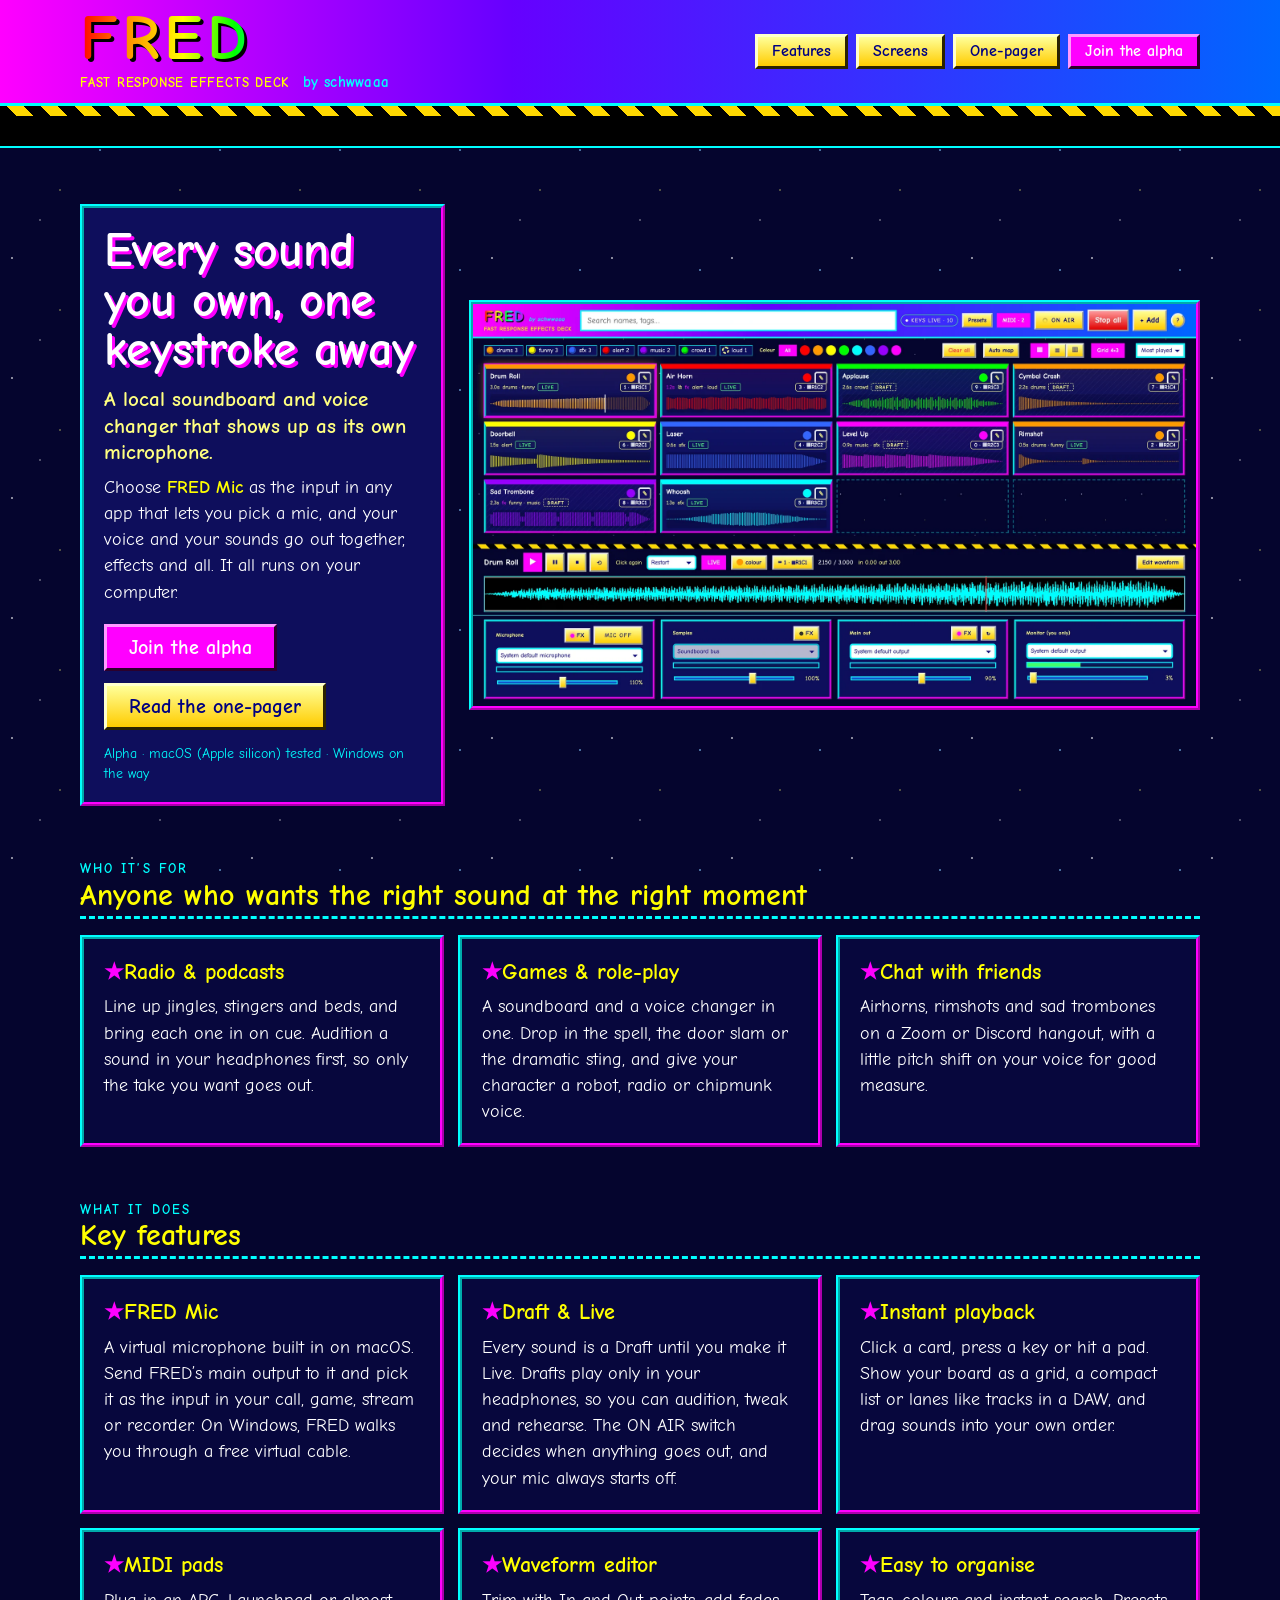
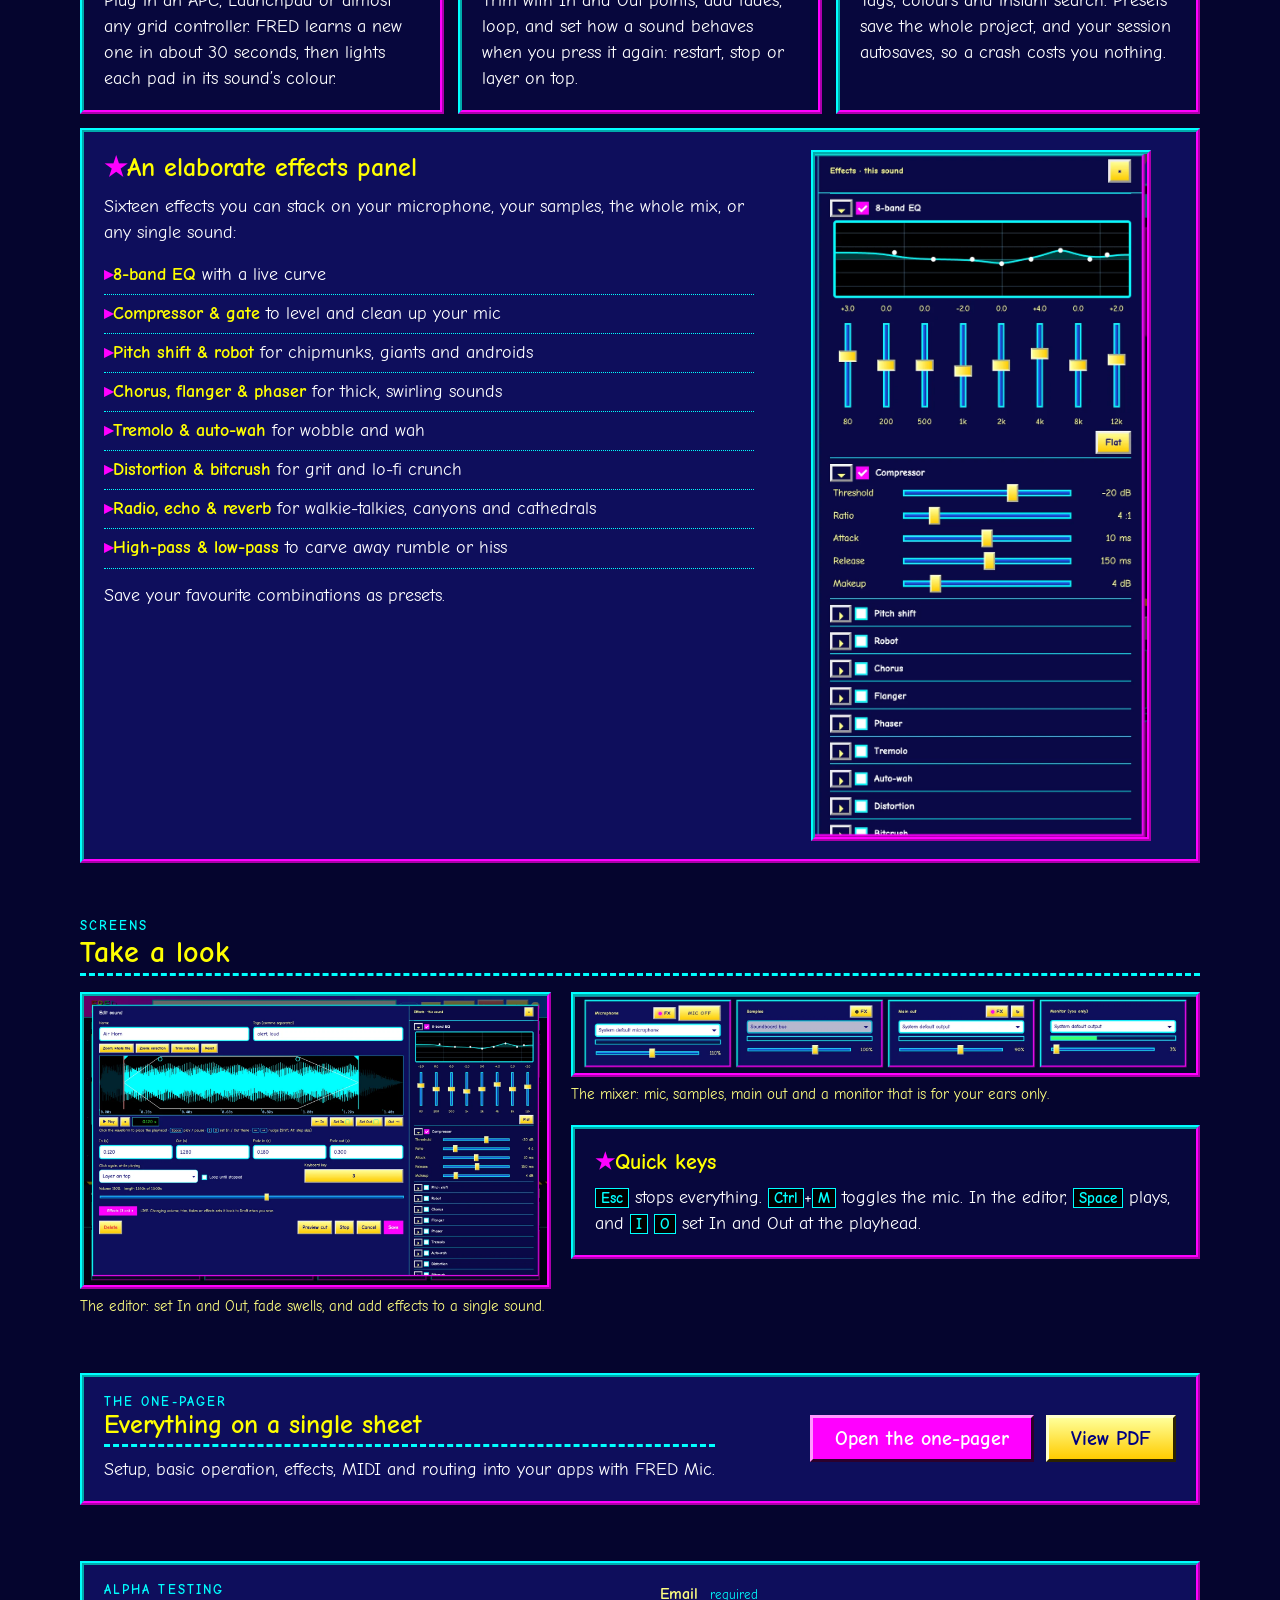
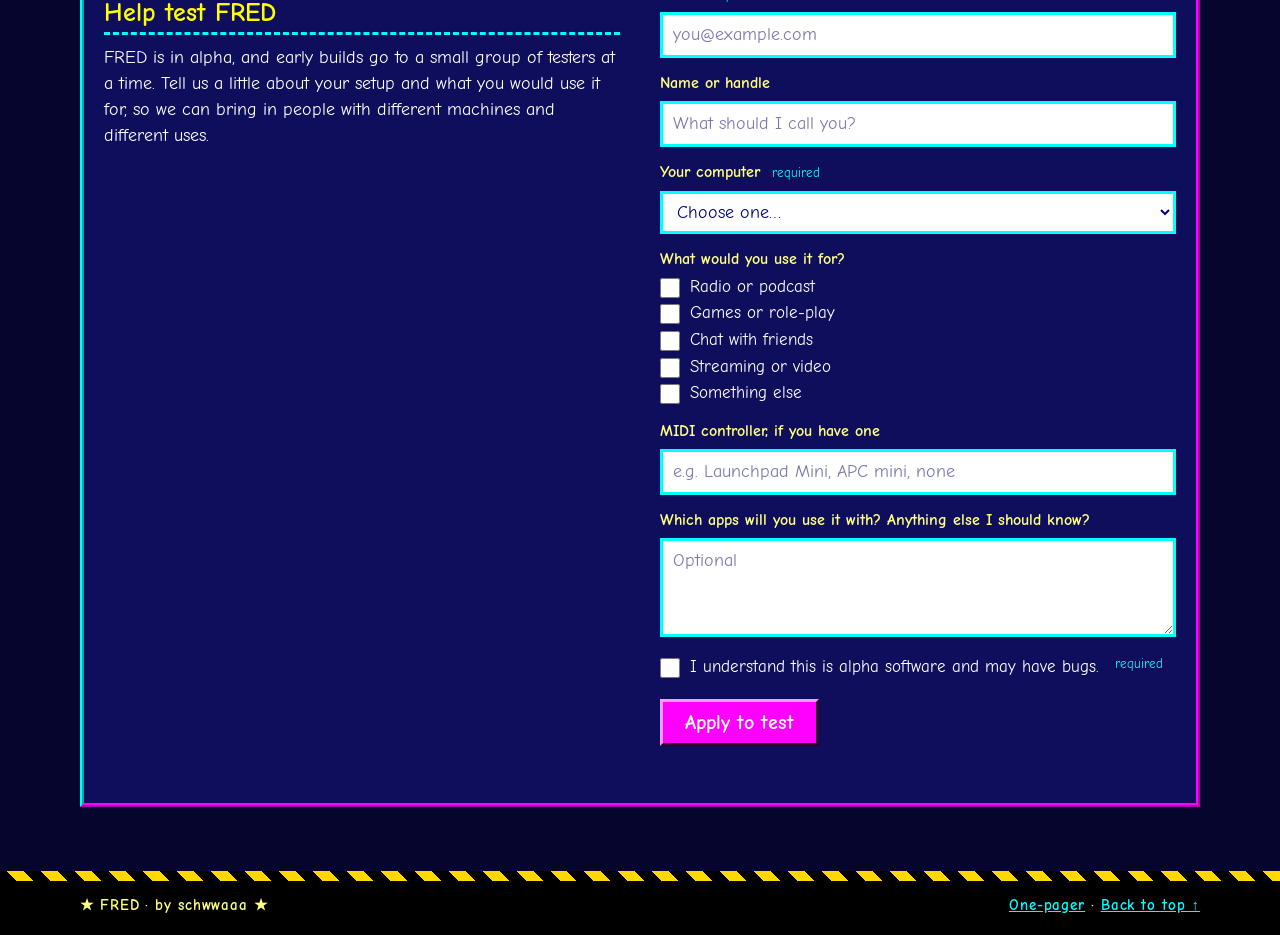
<file: index.html>
<!doctype html>
<html lang="en">
<head>
<meta charset="utf-8">
<meta name="viewport" content="width=device-width, initial-scale=1">
<title>FRED — Fast Response Effects Deck</title>
<meta name="description" content="FRED is a local soundboard and voice changer that shows up as its own microphone. For radio shows, podcasts, games, role-play and chat with friends. No cloud, no account.">
<meta name="theme-color" content="#05052e">
<meta property="og:title" content="FRED — Fast Response Effects Deck">
<meta property="og:description" content="Every sound you own, one keystroke away. A local soundboard and voice changer with its own virtual microphone.">
<meta property="og:image" content="img/board.webp">
<link rel="icon" type="image/png" href="img/favicon.png">
<link rel="apple-touch-icon" href="img/apple-touch-icon.png">
<link rel="stylesheet" href="css/site.css">
</head>
<body>

<a class="skip" href="#main">Skip to content</a>

<header class="hdr">
  <div class="wrap hdr-in">
    <a class="brand" href="#top" aria-label="FRED home">
      <b>FRED</b>
      <span class="sub">Fast Response Effects Deck <i>by schwwaaa</i></span>
    </a>
    <nav class="nav" aria-label="Main">
      <a class="btn" href="#features">Features</a>
      <a class="btn" href="#screens">Screens</a>
      <a class="btn" href="#onepager">One-pager</a>
      <a class="btn hot" href="#signup">Join the alpha</a>
    </nav>
  </div>
</header>
<div class="hazard" aria-hidden="true"></div>

<div class="marquee" aria-hidden="true"><span>&#9733; local code &middot; local sounds &middot; no cloud &middot; no account &#9733; radio shows &middot; podcasts &middot; games &middot; role-play &middot; chat with friends &#9733; local code &middot; local sounds &middot; no cloud &middot; no account &#9733; radio shows &middot; podcasts &middot; games &middot; role-play &middot; chat with friends &#9733;</span></div>

<main id="main">

  <section class="wrap hero" id="top">
    <div class="hero-copy box">
      <h1>Every sound you own, one keystroke away</h1>
      <p class="dek">A local soundboard and voice changer that shows up as its own microphone.</p>
      <p>Choose <b>FRED Mic</b> as the input in any app that lets you pick a mic, and your voice and your sounds go out together, effects and all. It all runs on your computer.</p>
      <div class="cta">
        <a class="btn big hot" href="#signup">Join the alpha</a>
        <a class="btn big" href="onepager/onepager.html">Read the one-pager</a>
      </div>
      <p class="note">Alpha &middot; macOS (Apple silicon) tested &middot; Windows on the way</p>
    </div>
    <figure class="hero-shot">
      <div class="fig"><img src="img/board.webp" width="1800" height="1000" alt="FRED sample board: coloured cards with waveforms, LIVE and DRAFT badges, and the mixer underneath"></div>
    </figure>
  </section>

  <section class="wrap" id="uses">
    <h2 class="sect"><small>Who it&rsquo;s for</small>Anyone who wants the right sound at the right moment</h2>
    <div class="grid3">
      <article class="box dark">
        <h3>Radio &amp; podcasts</h3>
        <p>Line up jingles, stingers and beds, and bring each one in on cue. Audition a sound in your headphones first, so only the take you want goes out.</p>
      </article>
      <article class="box dark">
        <h3>Games &amp; role-play</h3>
        <p>A soundboard and a voice changer in one. Drop in the spell, the door slam or the dramatic sting, and give your character a robot, radio or chipmunk voice.</p>
      </article>
      <article class="box dark">
        <h3>Chat with friends</h3>
        <p>Airhorns, rimshots and sad trombones on a Zoom or Discord hangout, with a little pitch shift on your voice for good measure.</p>
      </article>
    </div>
  </section>

  <section class="wrap" id="features">
    <h2 class="sect"><small>What it does</small>Key features</h2>
    <div class="grid3">
      <article class="box dark">
        <h3>FRED Mic</h3>
        <p>A virtual microphone built in on macOS. Send FRED&rsquo;s main output to it and pick it as the input in your call, game, stream or recorder. On Windows, FRED walks you through a free virtual cable.</p>
      </article>
      <article class="box dark">
        <h3>Draft &amp; Live</h3>
        <p>Every sound is a Draft until you make it Live. Drafts play only in your headphones, so you can audition, tweak and rehearse. The ON AIR switch decides when anything goes out, and your mic always starts off.</p>
      </article>
      <article class="box dark">
        <h3>Instant playback</h3>
        <p>Click a card, press a key or hit a pad. Show your board as a grid, a compact list or lanes like tracks in a DAW, and drag sounds into your own order.</p>
      </article>
      <article class="box dark">
        <h3>MIDI pads</h3>
        <p>Plug in an APC, Launchpad or almost any grid controller. FRED learns a new one in about 30 seconds, then lights each pad in its sound&rsquo;s colour.</p>
      </article>
      <article class="box dark">
        <h3>Waveform editor</h3>
        <p>Trim with In and Out points, add fades, loop, and set how a sound behaves when you press it again: restart, stop or layer on top.</p>
      </article>
      <article class="box dark">
        <h3>Easy to organise</h3>
        <p>Tags, colours and instant search. Presets save the whole project, and your session autosaves, so a crash costs you nothing.</p>
      </article>
    </div>

    <div class="box fx" id="fx">
      <div class="fx-copy">
        <h3>An elaborate effects panel</h3>
        <p>Sixteen effects you can stack on your microphone, your samples, the whole mix, or any single sound:</p>
        <ul class="fxlist">
          <li><b>8-band EQ</b> with a live curve</li>
          <li><b>Compressor &amp; gate</b> to level and clean up your mic</li>
          <li><b>Pitch shift &amp; robot</b> for chipmunks, giants and androids</li>
          <li><b>Chorus, flanger &amp; phaser</b> for thick, swirling sounds</li>
          <li><b>Tremolo &amp; auto-wah</b> for wobble and wah</li>
          <li><b>Distortion &amp; bitcrush</b> for grit and lo-fi crunch</li>
          <li><b>Radio, echo &amp; reverb</b> for walkie-talkies, canyons and cathedrals</li>
          <li><b>High-pass &amp; low-pass</b> to carve away rumble or hiss</li>
        </ul>
        <p>Save your favourite combinations as presets.</p>
      </div>
      <figure class="fx-shot">
        <div class="fig"><img src="img/fx.webp" width="800" height="1735" loading="lazy" alt="The FRED effects panel: an 8-band EQ with sliders, a compressor, and a list of more effects"></div>
      </figure>
    </div>
  </section>

  <section class="wrap" id="screens">
    <h2 class="sect"><small>Screens</small>Take a look</h2>
    <div class="shots">
      <figure>
        <div class="fig"><img src="img/editor.webp" width="1600" height="1000" loading="lazy" alt="The sound editor: waveform with trim and fades, plus the effects panel"></div>
        <figcaption>The editor: set In and Out, fade swells, and add effects to a single sound.</figcaption>
      </figure>
      <div class="shots-side">
        <figure>
          <div class="fig"><img src="img/mixer.webp" width="1800" height="225" loading="lazy" alt="The mixer: microphone, samples, main out and monitor"></div>
          <figcaption>The mixer: mic, samples, main out and a monitor that is for your ears only.</figcaption>
        </figure>
        <div class="box dark tip">
          <h3>Quick keys</h3>
          <p><kbd>Esc</kbd> stops everything. <kbd>Ctrl</kbd>+<kbd>M</kbd> toggles the mic. In the editor, <kbd>Space</kbd> plays, and <kbd>I</kbd> <kbd>O</kbd> set In and Out at the playhead.</p>
        </div>
      </div>
    </div>
  </section>

  <section class="wrap" id="onepager">
    <div class="box manual">
      <div>
        <h2 class="sect tight"><small>The one-pager</small>Everything on a single sheet</h2>
        <p>Setup, basic operation, effects, MIDI and routing into your apps with FRED Mic.</p>
      </div>
      <div class="cta">
        <a class="btn big hot" href="onepager/onepager.html">Open the one-pager</a>
        <a class="btn big" href="FRED-one-pager.pdf" target="_blank" rel="noopener">View PDF</a>
      </div>
    </div>
  </section>

  <section class="wrap" id="signup">
    <div class="box signup">
      <div class="signup-copy">
        <h2 class="sect tight"><small>Alpha testing</small>Help test FRED</h2>
        <p>FRED is in alpha, and early builds go to a small group of testers at a time. Tell us a little about your setup and what you would use it for, so we can bring in people with different machines and different uses.</p>
      </div>

      <form id="signup-form" class="form" novalidate>
        <label for="f-email">Email <span class="req">required</span></label>
        <input id="f-email" name="email" type="email" autocomplete="email" placeholder="you@example.com" required>

        <label for="f-name">Name or handle</label>
        <input id="f-name" name="name" type="text" autocomplete="name" placeholder="What should I call you?">

        <label for="f-computer">Your computer <span class="req">required</span></label>
        <select id="f-computer" name="computer" required>
          <option value="">Choose one&hellip;</option>
          <option>Mac (Apple silicon)</option>
          <option>Mac (Intel)</option>
          <option>Windows</option>
          <option>Linux</option>
        </select>

        <fieldset>
          <legend>What would you use it for?</legend>
          <label class="check"><input type="checkbox" name="uses" value="Radio or podcast"> Radio or podcast</label>
          <label class="check"><input type="checkbox" name="uses" value="Games or role-play"> Games or role-play</label>
          <label class="check"><input type="checkbox" name="uses" value="Chat with friends"> Chat with friends</label>
          <label class="check"><input type="checkbox" name="uses" value="Streaming or video"> Streaming or video</label>
          <label class="check"><input type="checkbox" name="uses" value="Something else"> Something else</label>
        </fieldset>

        <label for="f-midi">MIDI controller, if you have one</label>
        <input id="f-midi" name="midi" type="text" placeholder="e.g. Launchpad Mini, APC mini, none">

        <label for="f-notes">Which apps will you use it with? Anything else I should know?</label>
        <textarea id="f-notes" name="notes" rows="3" placeholder="Optional"></textarea>

        <label class="check ack"><input type="checkbox" name="ack" value="Yes" required> I understand this is alpha software and may have bugs. <span class="req">required</span></label>

        <!-- Honeypot: people never see this, bots fill it. -->
        <div class="hp" aria-hidden="true"><label>Leave empty <input name="website" tabindex="-1" autocomplete="off"></label></div>

        <button class="btn big hot" type="submit">Apply to test</button>
        <p id="form-status" class="status" role="status" aria-live="polite"></p>
      </form>
    </div>
  </section>

</main>

<div class="hazard" aria-hidden="true"></div>
<footer class="foot">
  <div class="wrap foot-in">
    <span>&#9733; FRED &middot; by schwwaaa &#9733;</span>
    <span><a href="onepager/onepager.html">One-pager</a> &middot; <a href="#top">Back to top &uarr;</a></span>
  </div>
</footer>

<script src="js/site.js"></script>
<!-- Cloudflare Web Analytics --><script type='module' src='https://static.cloudflareinsights.com/beacon.min.js' data-cf-beacon='{"token": "f316aa9b2fc24cd4951076fe6125352e"}'></script><!-- End Cloudflare Web Analytics -->
</body>
</html>
</file>
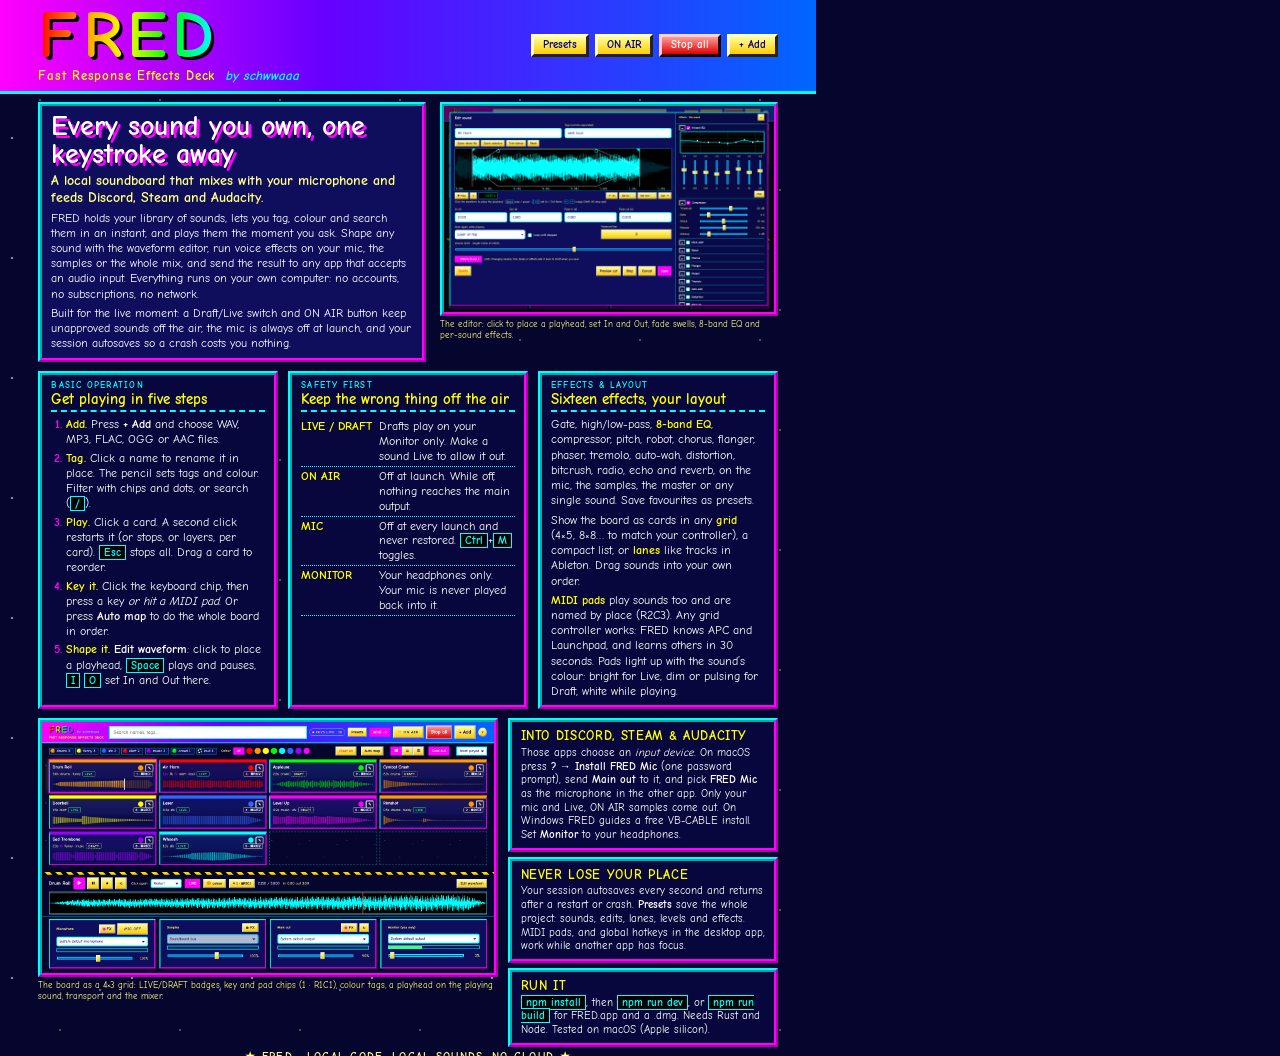
<file: onepager/onepager.html>
<!doctype html>
<html lang="en">
<head>
<meta charset="utf-8">
<title>FRED — Fast Response Effects Deck</title>
<style>
@font-face { font-family: "Comic Neue"; font-weight: 400; src: url(fonts/comic-neue-400.woff2) format("woff2"); }
@font-face { font-family: "Comic Neue"; font-weight: 700; src: url(fonts/comic-neue-700.woff2) format("woff2"); }
@page { size: 8.5in 11in; margin: 0; }
* { box-sizing: border-box; margin: 0; padding: 0; -webkit-print-color-adjust: exact; print-color-adjust: exact; }
:root { --bg: #05052e; --panel: #0e0e5c; --panel2: #07073d; --cyan: #00ffff; --mag: #ff00ff; --yel: #ffff80; --btn: linear-gradient(#ffff99, #ffcc00); --navy: #000080; }
html, body { width: 8.5in; height: 11in; background: var(--bg); }
body { font-family: "Comic Neue", "Comic Sans MS", sans-serif; color: #fff; font-size: 9pt; line-height: 1.27;
  background-image: radial-gradient(1.5px 1.5px at 12px 18px, #fff, transparent), radial-gradient(1px 1px at 60px 70px, #ffff80, transparent), radial-gradient(1.5px 1.5px at 100px 30px, #88ccff, transparent), radial-gradient(1px 1px at 40px 100px, #fff, transparent); background-size: 120px 120px; }
.page { width: 8.5in; height: 11in; display: flex; flex-direction: column; overflow: hidden; }

.hdr { background: linear-gradient(90deg, #ff00ff, #6600ff 40%, #0066ff); border-bottom: 3px solid var(--cyan); padding: 6px 0.4in 6px; display: flex; align-items: center; gap: 16px; }
.brand b { display: block; font-size: 50pt; line-height: .9; font-weight: 700; letter-spacing: .08em; background: linear-gradient(90deg, #ff0000, #ff9900, #ffff00, #00ff00, #00ffff, #3366ff, #ff00ff); -webkit-background-clip: text; background-clip: text; color: transparent; filter: drop-shadow(3px 3px 0 #000); }
.brand .sub { display: flex; align-items: baseline; gap: 10px; margin-top: 2px; }
.brand .sub span { font-weight: 700; font-size: 9.5pt; color: #ffff00; letter-spacing: .06em; }
.brand .sub i { font-weight: 700; font-size: 10pt; color: var(--cyan); }
.keys { margin-left: auto; align-self: center; display: flex; flex-wrap: wrap; gap: 6px; justify-content: flex-end; max-width: 3.1in; }
.btn { display: inline-block; font-weight: 700; font-size: 8.5pt; color: var(--navy); background: var(--btn); border: 3px outset #ffffcc; border-color: #ffffcc #806600 #806600 #ffffcc; padding: 1px 9px; }
.btn.red { background: linear-gradient(#ff9a9a, #e00000); color: #fff; border-color: #ffd0d0 #700000 #700000 #ffd0d0; }
.hazard { height: 9px; background: repeating-linear-gradient(45deg, #000 0 12px, #ffd800 12px 24px); }

.main { padding: 8px 0.4in 0; flex: 1; display: flex; flex-direction: column; }
.box { background: var(--panel); border: 4px ridge; border-color: var(--cyan) var(--mag) var(--mag) var(--cyan); padding: 6px 9px; }
.box.dark { background: var(--panel2); }
.fig { border: 4px ridge; border-color: var(--cyan) var(--mag) var(--mag) var(--cyan); background: #000; line-height: 0; }
.fig img { width: 100%; display: block; }
figcaption { font-size: 6.8pt; color: var(--yel); margin-top: 3px; line-height: 1.2; }

.lead { display: grid; grid-template-columns: 1.15fr 1fr; gap: 14px; align-items: stretch; }
.lead h2 { font-size: 21pt; line-height: 1.02; font-weight: 700; text-shadow: 3px 3px 0 var(--mag); }
.dek { color: var(--yel); font-weight: 700; font-size: 10.2pt; margin-top: 3px; }
.lead p.body { margin-top: 4px; }

.cols { display: grid; grid-template-columns: 1fr 1fr 1fr; gap: 10px; margin-top: 9px; }
h3 { font-size: 11.5pt; font-weight: 700; color: #ffff00; line-height: 1.1; margin-bottom: 5px; border-bottom: 2px dashed var(--cyan); padding-bottom: 2px; }
h3 small { display: block; font-size: 6.6pt; letter-spacing: .14em; text-transform: uppercase; color: var(--cyan); margin-bottom: 1px; }
ol { padding-left: 15px; }
li { margin-bottom: 3px; }
li::marker { color: var(--mag); font-weight: 700; }
.tbl { width: 100%; border-collapse: collapse; font-size: 8.8pt; }
.tbl td { border-bottom: 1px dotted var(--cyan); padding: 2px 0; vertical-align: top; }
.tbl td:first-child { font-weight: 700; color: #ffff00; white-space: nowrap; padding-right: 7px; }
p + p { margin-top: 4px; }
b.hl { color: #ffff00; }
kbd, code, .kbd { font-family: "Comic Neue", sans-serif; font-weight: 700; font-size: 8pt; color: var(--cyan); border: 1px solid var(--cyan); padding: 0 4px; background: #000; }

.bottom { display: grid; grid-template-columns: 1.7fr 1fr; gap: 10px; margin-top: 9px; align-items: start; }
.side { display: flex; flex-direction: column; gap: 5px; }
.side h4 { font-size: 9.8pt; font-weight: 700; color: #ffff00; text-transform: uppercase; letter-spacing: .05em; margin-bottom: 1px; }
.side p { font-size: 8.3pt; line-height: 1.24; }
.foot { margin-top: auto; }
.foot .tag { text-align: center; font-weight: 700; font-size: 8pt; letter-spacing: .12em; color: var(--yel); padding: 3px 0 4px; text-transform: uppercase; }
</style>
</head>
<body>
<div class="page">

  <div class="hdr">
    <div class="brand">
      <b>FRED</b>
      <div class="sub"><span>Fast Response Effects Deck</span><i>by schwwaaa</i></div>
    </div>
    <div class="keys"><span class="btn">Presets</span><span class="btn">ON AIR</span><span class="btn red">Stop all</span><span class="btn">+ Add</span></div>
  </div>
  <div class="hazard"></div>

  <div class="main">
    <section class="lead">
      <div class="box">
        <h2>Every sound you own, one keystroke away</h2>
        <p class="dek">A local soundboard that mixes with your microphone and feeds Discord, Steam and Audacity.</p>
        <p class="body">FRED holds your library of sounds, lets you tag, colour and search them in an instant, and plays them the moment you ask. Shape any sound with the waveform editor, run voice effects on your mic, the samples or the whole mix, and send the result to any app that accepts an audio input. Everything runs on your own computer: no accounts, no subscriptions, no network.</p>
        <p class="body">Built for the live moment: a Draft/Live switch and ON AIR button keep unapproved sounds off the air, the mic is always off at launch, and your session autosaves so a crash costs you nothing.</p>
      </div>
      <figure>
        <div class="fig"><img src="fig-editor.png" alt="Waveform editor with effects panel"></div>
        <figcaption>The editor: click to place a playhead, set In and Out, fade swells, 8-band EQ and per-sound effects.</figcaption>
      </figure>
    </section>

    <section class="cols">
      <div class="box dark">
        <h3><small>Basic operation</small>Get playing in five steps</h3>
        <ol>
          <li><b class="hl">Add.</b> Press <b>+ Add</b> and choose WAV, MP3, FLAC, OGG or AAC files.</li>
          <li><b class="hl">Tag.</b> Click a name to rename it in place. The pencil sets tags and colour. Filter with chips and dots, or search (<kbd>/</kbd>).</li>
          <li><b class="hl">Play.</b> Click a card. A second click restarts it (or stops, or layers, per card). <kbd>Esc</kbd> stops all. Drag a card to reorder.</li>
          <li><b class="hl">Key it.</b> Click the keyboard chip, then press a key <i>or hit a MIDI pad</i>. Or press <b>Auto map</b> to do the whole board in order.</li>
          <li><b class="hl">Shape it.</b> <b>Edit waveform</b>: click to place a playhead, <kbd>Space</kbd> plays and pauses, <kbd>I</kbd> <kbd>O</kbd> set In and Out there.</li>
        </ol>
      </div>
      <div class="box dark">
        <h3><small>Safety first</small>Keep the wrong thing off the air</h3>
        <table class="tbl">
          <tr><td>LIVE / DRAFT</td><td>Drafts play on your Monitor only. Make a sound Live to allow it out.</td></tr>
          <tr><td>ON AIR</td><td>Off at launch. While off, nothing reaches the main output.</td></tr>
          <tr><td>MIC</td><td>Off at every launch and never restored. <kbd>Ctrl</kbd>+<kbd>M</kbd> toggles.</td></tr>
          <tr><td>MONITOR</td><td>Your headphones only. Your mic is never played back into it.</td></tr>
        </table>
      </div>
      <div class="box dark">
        <h3><small>Effects &amp; layout</small>Sixteen effects, your layout</h3>
        <p>Gate, high/low-pass, <b class="hl">8-band EQ</b>, compressor, pitch, robot, chorus, flanger, phaser, tremolo, auto-wah, distortion, bitcrush, radio, echo and reverb, on the mic, the samples, the master or any single sound. Save favourites as presets.</p>
        <p>Show the board as cards in any <b class="hl">grid</b> (4&times;5, 8&times;8&hellip; to match your controller), a compact list, or <b class="hl">lanes</b> like tracks in Ableton. Drag sounds into your own order.</p>
        <p><b class="hl">MIDI pads</b> play sounds too and are named by place (R2C3). Any grid controller works: FRED knows APC and Launchpad, and learns others in 30 seconds. Pads light up with the sound&rsquo;s colour: bright for Live, dim or pulsing for Draft, white while playing.</p>
      </div>
    </section>

    <section class="bottom">
      <figure>
        <div class="fig"><img src="fig-board.png" alt="FRED sample board and mixer"></div>
        <figcaption>The board as a 4&times;3 grid: LIVE/DRAFT badges, key and pad chips (1 &middot; R1C1), colour tags, a playhead on the playing sound, transport and the mixer.</figcaption>
      </figure>
      <div class="side">
        <div class="box dark">
          <h4>Into Discord, Steam &amp; Audacity</h4>
          <p>Those apps choose an <i>input device</i>. On macOS press <b>?</b> &rarr; <b>Install FRED Mic</b> (one password prompt), send <b>Main out</b> to it, and pick <b>FRED Mic</b> as the microphone in the other app. Only your mic and Live, ON AIR samples come out. On Windows FRED guides a free VB-CABLE install. Set <b>Monitor</b> to your headphones.</p>
        </div>
        <div class="box dark">
          <h4>Never lose your place</h4>
          <p>Your session autosaves every second and returns after a restart or crash. <b>Presets</b> save the whole project: sounds, edits, lanes, levels and effects. MIDI pads, and global hotkeys in the desktop app, work while another app has focus.</p>
        </div>
        <div class="box dark">
          <h4>Run it</h4>
          <p><code>npm install</code>, then <code>npm run dev</code>, or <code>npm run build</code> for FRED.app and a .dmg. Needs Rust and Node. Tested on macOS (Apple silicon).</p>
        </div>
      </div>
    </section>

    <div class="foot">
      <div class="tag">&#9733; FRED &middot; local code, local sounds, no cloud &#9733;</div>
    </div>
  </div>
  <div class="hazard"></div>
</div>
</body>
</html>
</file>
<file: css/site.css>
/* FRED landing page: the app's Geocities '99 theme, same tokens. */
@font-face { font-family: "Comic Neue"; font-weight: 400; font-display: swap; src: url(../fonts/comic-neue-400.woff2) format("woff2"); }
@font-face { font-family: "Comic Neue"; font-weight: 700; font-display: swap; src: url(../fonts/comic-neue-700.woff2) format("woff2"); }

:root {
  --bg: #05052e; --panel: #0e0e5c; --panel2: #07073d; --cyan: #00ffff; --mag: #ff00ff; --yel: #ffff80; --yellow: #ffff00;
  --navy: #000080; --btn: linear-gradient(#ffff99, #ffcc00); --edge: #ffffcc #806600 #806600 #ffffcc;
  --font: "Comic Neue", "Comic Sans MS", "Chalkboard SE", sans-serif;
}

* { box-sizing: border-box; margin: 0; padding: 0; }
html { scroll-behavior: smooth; scroll-padding-top: 12px; }
body {
  font-family: var(--font); font-size: 18px; line-height: 1.45; color: #fff; background-color: var(--bg);
  background-image: radial-gradient(1.5px 1.5px at 12px 18px, #fff, transparent), radial-gradient(1px 1px at 60px 70px, #ffff80, transparent), radial-gradient(1.5px 1.5px at 100px 30px, #88ccff, transparent), radial-gradient(1px 1px at 40px 100px, #fff, transparent);
  background-size: 120px 120px; background-attachment: fixed;
}
img { max-width: 100%; height: auto; display: block; }
a { color: var(--cyan); }
a:hover { color: var(--yellow); }
p + p { margin-top: 8px; }
b { color: var(--yellow); }

.wrap { width: min(1120px, 100% - 32px); margin-inline: auto; }
section.wrap { margin-top: 56px; }

.skip { position: absolute; left: -999px; top: 0; background: var(--yellow); color: var(--navy); padding: 8px 12px; z-index: 10; }
.skip:focus { left: 8px; top: 8px; }

/* ---- header ---- */
.hdr { background: linear-gradient(90deg, #ff00ff, #6600ff 40%, #0066ff); border-bottom: 3px solid var(--cyan); padding: 10px 0; }
.hdr-in { display: flex; align-items: center; justify-content: space-between; gap: 12px 24px; flex-wrap: wrap; }
.brand { text-decoration: none; display: block; }
.brand b {
  display: block; font-size: clamp(44px, 9vw, 64px); line-height: .9; font-weight: 700; letter-spacing: .08em;
  background: linear-gradient(90deg, #ff0000, #ff9900, #ffff00, #00ff00, #00ffff, #3366ff, #ff00ff);
  -webkit-background-clip: text; background-clip: text; color: transparent; filter: drop-shadow(3px 3px 0 #000);
}
.brand .sub { display: block; margin-top: 4px; font-weight: 700; font-size: 13px; color: var(--yellow); letter-spacing: .06em; text-transform: uppercase; }
.brand .sub i { font-style: normal; color: var(--cyan); text-transform: none; margin-left: 8px; font-size: 15px; letter-spacing: .02em; }
.nav { display: flex; flex-wrap: wrap; gap: 8px; }

.hazard { height: 10px; background: repeating-linear-gradient(45deg, #000 0 12px, #ffd800 12px 24px); }

/* ---- buttons: outset yellow slabs, like the app ---- */
.btn {
  display: inline-block; font: inherit; font-weight: 700; font-size: 16px; text-decoration: none; cursor: pointer;
  color: var(--navy); background: var(--btn); border: 3px outset #ffffcc; border-color: #ffffcc #806600 #806600 #ffffcc; padding: 3px 14px;
}
.btn:hover { color: var(--navy); background: linear-gradient(#ffffcc, #ffdd33); }
.btn:active { border-style: inset; border-color: #806600 #ffffcc #ffffcc #806600; }
.btn.hot { background: var(--mag); color: #fff; border-color: #ff99ff #800080 #800080 #ff99ff; }
.btn.hot:hover { background: #ff55ff; color: #fff; }
.btn.hot:active { border-color: #800080 #ff99ff #ff99ff #800080; }
.btn.big { font-size: 20px; padding: 6px 22px; }
:focus-visible { outline: 3px dashed var(--yellow); outline-offset: 3px; }

/* ---- scrolling marquee ---- */
.marquee { background: #000; border-bottom: 2px solid var(--cyan); overflow: hidden; white-space: nowrap; font-weight: 700; font-size: 15px; color: var(--yel); letter-spacing: .08em; text-transform: uppercase; padding: 4px 0; }
.marquee span { display: inline-block; padding-left: 100%; animation: scroll 40s linear infinite; }
@keyframes scroll { to { transform: translateX(-100%); } }

/* ---- boxes and figures: cyan/magenta ridge ---- */
.box { background: var(--panel); border: 4px ridge; border-color: var(--cyan) var(--mag) var(--mag) var(--cyan); padding: 18px 20px; }
.box.dark { background: var(--panel2); }
.fig { border: 4px ridge; border-color: var(--cyan) var(--mag) var(--mag) var(--cyan); background: #000; line-height: 0; }
figcaption { font-size: 15px; color: var(--yel); margin-top: 8px; line-height: 1.3; }

/* ---- hero ---- */
.hero { margin-top: 32px; display: grid; grid-template-columns: minmax(0, 4fr) minmax(0, 8fr); gap: 24px; align-items: center; }
h1 { font-size: clamp(32px, 4.6vw, 48px); line-height: 1.03; font-weight: 700; text-shadow: 3px 3px 0 var(--mag); }
.dek { color: var(--yel); font-weight: 700; font-size: 21px; margin: 12px 0 10px; line-height: 1.25; }
.cta { display: flex; flex-wrap: wrap; gap: 12px; margin-top: 18px; }
.note { margin-top: 14px; font-size: 14px; color: var(--cyan); }

/* ---- section headings ---- */
.sect { font-size: 30px; line-height: 1.1; font-weight: 700; color: var(--yellow); margin-bottom: 16px; padding-bottom: 4px; border-bottom: 3px dashed var(--cyan); }
.sect small { display: block; font-size: 13px; letter-spacing: .16em; text-transform: uppercase; color: var(--cyan); margin-bottom: 2px; }
.sect.tight { font-size: 26px; margin-bottom: 10px; }

/* ---- features ---- */
.grid3 { display: grid; grid-template-columns: repeat(3, minmax(0, 1fr)); gap: 14px; }
h3 { font-size: 22px; font-weight: 700; color: var(--yellow); margin-bottom: 6px; }
h3::before { content: "\2605 "; color: var(--mag); }

.grid3 + .fx { margin-top: 14px; }
.fx { display: grid; grid-template-columns: minmax(0, 5fr) minmax(0, 3fr); gap: 20px 32px; align-items: start; }
.fx h3 { font-size: 26px; }
.fxlist { list-style: none; margin: 10px 0 14px; }
.fxlist li { padding: 6px 0; border-bottom: 1px dotted var(--cyan); }
.fxlist li::before { content: "\25B8 "; color: var(--mag); font-weight: 700; }
.fx-shot { max-width: 340px; justify-self: center; width: 100%; }

/* ---- screens ---- */
.shots { display: grid; grid-template-columns: minmax(0, 1fr); gap: 20px; }
@media (min-width: 900px) {
  .shots { grid-template-columns: minmax(0, 3fr) minmax(0, 4fr); align-items: start; }
}

.shots-side { display: grid; gap: 20px; }
kbd { font-family: var(--font); font-weight: 700; font-size: 15px; color: var(--cyan); border: 1px solid var(--cyan); padding: 0 5px; background: #000; }

/* ---- manual + signup ---- */
.manual { display: flex; flex-wrap: wrap; gap: 8px 32px; align-items: center; justify-content: space-between; }
.manual .cta { margin-top: 0; }
.signup-copy { position: sticky; top: 16px; }
.signup { display: grid; grid-template-columns: minmax(0, 1fr) minmax(0, 1fr); gap: 20px 40px; align-items: start; }

.form { display: grid; gap: 6px; }
.form label { font-weight: 700; color: var(--yel); font-size: 16px; }
.form input[type=email], .form input[type=text], .form select, .form textarea {
  font: inherit; font-size: 18px; color: var(--navy); background: #fff; border: 3px solid var(--cyan); border-radius: 0; padding: 7px 10px; width: 100%; margin-bottom: 8px;
}
.form textarea { resize: vertical; min-height: 80px; }
.form input::placeholder, .form textarea::placeholder { color: #7a7ab0; }
.form fieldset { border: 0; margin: 0 0 8px; display: grid; gap: 2px; }
.form legend { font-weight: 700; color: var(--yel); font-size: 16px; padding: 0; margin-bottom: 4px; }
.form label.check { display: flex; align-items: flex-start; gap: 10px; font-weight: 400; color: #fff; font-size: 17px; cursor: pointer; }
.form label.check input { width: 20px; height: 20px; margin: 3px 0 0; flex: none; accent-color: var(--mag); cursor: pointer; }
.form label.ack { margin: 4px 0 8px; }
.req { font-weight: 400; font-size: 13px; color: var(--cyan); margin-left: 6px; }
.form button { justify-self: start; margin-top: 6px; }
.form button[disabled] { opacity: .6; cursor: default; }
.hp { position: absolute; left: -9999px; width: 1px; height: 1px; overflow: hidden; }
.status { min-height: 1.5em; margin-top: 6px; font-weight: 700; }
.status.ok { color: #40ff70; }
.status.err { color: #ff8080; }

/* ---- footer ---- */
.foot { background: #000; padding: 14px 0 18px; font-weight: 700; font-size: 15px; letter-spacing: .06em; color: var(--yel); }
.foot-in { display: flex; flex-wrap: wrap; justify-content: space-between; gap: 6px 24px; }
main { padding-bottom: 64px; }

/* ---- small screens ---- */
@media (max-width: 960px) {
  .hero { grid-template-columns: minmax(0, 1fr); }
  .grid3 { grid-template-columns: repeat(2, minmax(0, 1fr)); }
  .fx { grid-template-columns: minmax(0, 1fr); }
  .fx-shot { max-width: 420px; }
  .signup { grid-template-columns: minmax(0, 1fr); }
  .signup-copy { position: static; }
}
@media (max-width: 560px) {
  body { font-size: 17px; }
  .grid3 { grid-template-columns: minmax(0, 1fr); }
  .box { padding: 14px; }
  .nav .btn { flex: 1 1 auto; text-align: center; }
  .sect { font-size: 26px; }
}
@media (prefers-reduced-motion: reduce) {
  html { scroll-behavior: auto; }
  .marquee span { animation: none; padding-left: 0; }
  .marquee { overflow-x: auto; }
}
</file>
